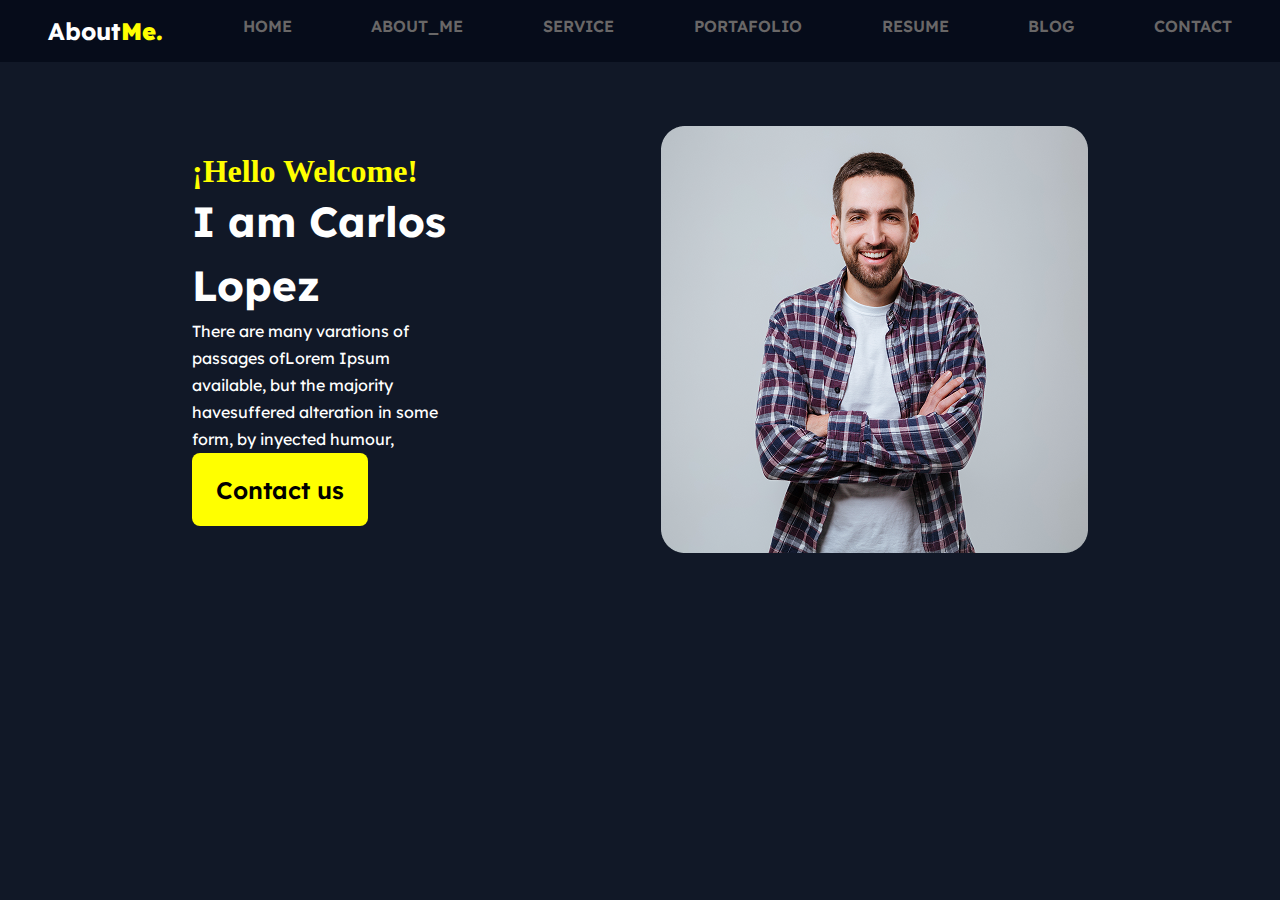
<file: Examen Tecnologia Web/index.html>
<!DOCTYPE html>
<html lang="en">
<head>
    <link rel="preconnect" href="https://fonts.googleapis.com">
<link rel="preconnect" href="https://fonts.gstatic.com" crossorigin>
<link href="https://fonts.googleapis.com/css2?family=Lexend+Deca:wght@100..900&display=swap" rel="stylesheet">
    <meta charset="UTF-8">
    <meta name="viewport" content="width=device-width, initial-scale=1.0">
    <title>Examen</title>
    <link rel="stylesheet" href="Style.css">
</head>
<body>
    <header class="header">
        <nav class="Entradas">
            <p class="header_left">About<strong class="header_left_me">Me.</strong></p>
            <a class="header_right" href="index.html">HOME</a>
            <a class="header_right" href="">ABOUT_ME</a>
            <a class="header_right" href="">SERVICE</a>
            <a class="header_right" href="Portafolio.html">PORTAFOLIO</a>
            <a class="header_right" href="">RESUME</a>
            <a class="header_right" href="">BLOG</a>
            <a class="header_right" href="">CONTACT</a>
        </nav>
    </header>
    <main class="presentacion">
        <section class="presentacion_contenido">
            <h1 class="yellow">¡Hello Welcome!</h1>
            <p class="Name">I am Carlos Lopez</p>
            <p class="presentacion_text">There are many varations of passages ofLorem Ipsum available, but the majority havesuffered
            alteration in some form, by inyected humour,
            </p>
            <a class="buttom" href="">Contact us</a>
        </section>
        <img src="assets/images/Rectangle 1037.png" alt="imagen" class="imagenPersona">
    </main>
</body>

</html>
</file>
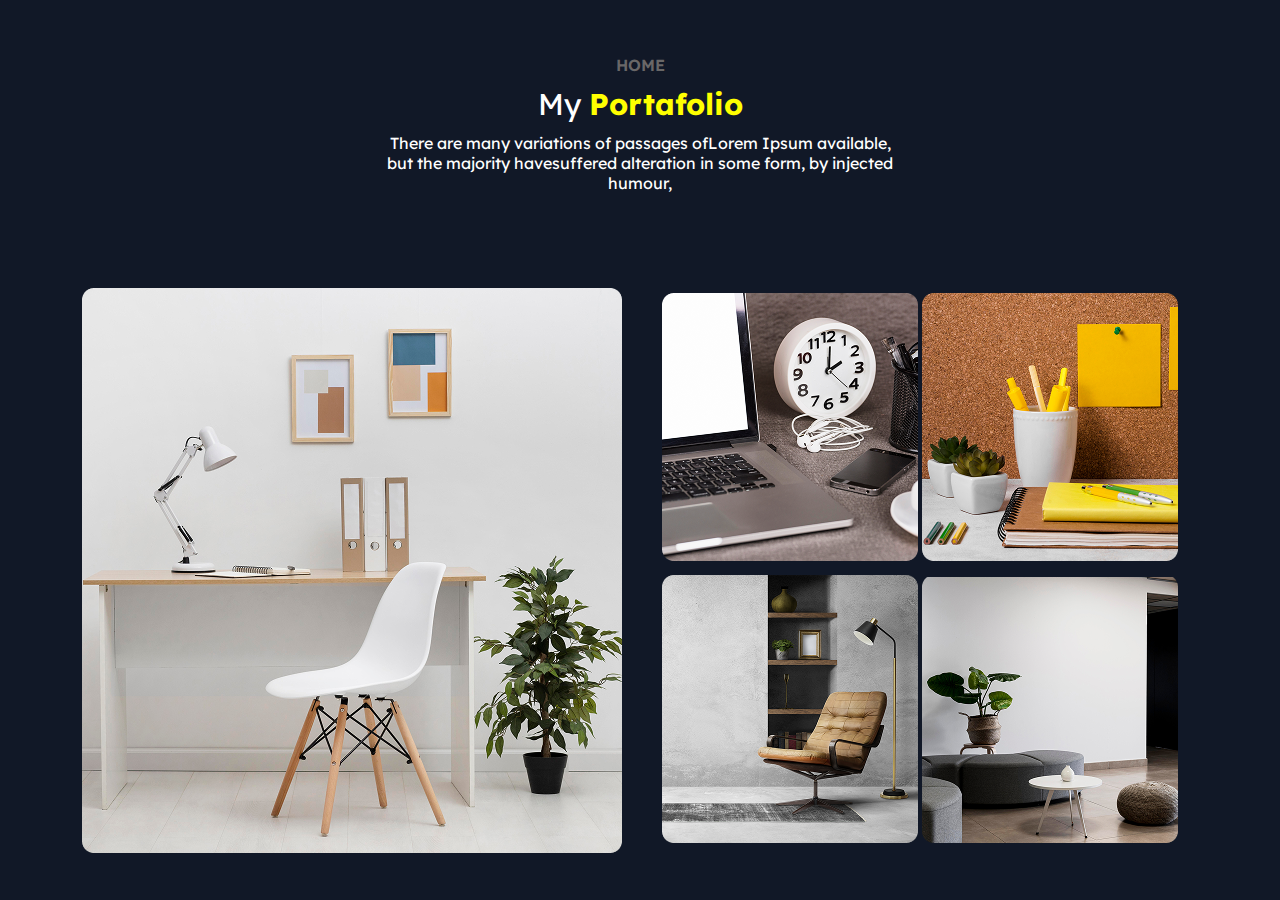
<file: Examen Tecnologia Web/Portafolio.html>
<!DOCTYPE html>
<html lang="en">
<head>
    <link rel="preconnect" href="https://fonts.googleapis.com">
    <link rel="preconnect" href="https://fonts.gstatic.com" crossorigin>
    <link href="https://fonts.googleapis.com/css2?family=Lexend+Deca:wght@100..900&display=swap" rel="stylesheet">
    <meta charset="UTF-8">
    <meta name="viewport" content="width=device-width, initial-scale=1.0">
    <title>Portafolio</title>
    <link rel="stylesheet" href="Style.css">
</head>
<body>
    <header class="header_portafolio">
        <a class="header_right" href="index.html">HOME</a>
        <p class="Texto_sup">My <strong class="header_left_me">Portafolio</strong></p>
        <p class="Texto_inf">There are many variations of passages ofLorem Ipsum
            available, but the majority havesuffered alteration in some 
            form, by injected humour,</p>
    </header>
    <main class="presentacion_imagenes">
        <section class="imagen_1">
            <img src="assets/images/Rectangle 1024.png" alt="imagen">
        </section>
        <main class="presentacion_imagenes_2">
            <section class="imagen_2">
                <img src="assets/images/Rectangle 1025.png" alt="imagen">
                <img src="assets/images/Rectangle 1026.png" alt="imagen">
            </section>
            <section class="imagen_3">
                <img src="assets/images/Rectangle 1027.png" alt="imagen">
                <img src="assets/images/Rectangle 1028.png" alt="imagen">
            </section>
        </main>
    </main>
</body>

</html>
</file>
<file: Examen Tecnologia Web/Style.css>
*{
    margin: 0;
    padding: 0;
}

.presentacion{
    gap: 199px;
    padding: 5% 15%;
    display: flex;
    align-items: center;
    justify-content: space-between;
}
.presentacion_text{
    font-family: Lexend Deca;
    font-weight: 400;
    font-size: 16px;
    line-height: 27px;
    letter-spacing: 0%;
}

.presentacion_imagenes{
    align-items:end;
    justify-content: center;
    gap:40px;
    display: flex;
}
.presentacion_imagenes_2{
    margin-right: 20px;
    display: block;
    gap: 20px;
}

body{
    background-color: #111827;
    color: white;
    box-sizing: border-box;
}

.header{
    background-color: #060c1a;
    padding: 16px 8px 16px 8px;
}
.header_portafolio{
    padding-top: 55px;
    padding-bottom: 95px;
    gap: 80px;
    font-family:"Lexend Deca", sans-serif;
    text-align: center;
    flex-direction: column;
}

.Texto_inf{
    margin: auto;
    align-items: center;
    width: 40%;
    justify-items: center;
}
.Texto_sup{
    padding-top: 10px;
    padding-bottom: 10px;
    font-size: 30px;
}

.Entradas{
    flex-direction: wrap;
    justify-content: space-around;
    display: flex;
    
}
.header_left_me{
    color: yellow;
}
.header_left{
    font-family: "Lexend Deca", sans-serif;
    font-weight: 700;
    font-size: 24px;
}

.header_right{
    font-family: "Lexend Deca", sans-serif;
    font-size: 16px;
    font-weight: 600;
    text-decoration: none;
    color: rgb(105, 103, 103);
}
.yellow{
    color: yellow
}
.buttom{
    font-family:"Lexend Deca", sans-serif; 
    display: flex;
    text-decoration: none;
    color: black;
    background-color: yellow;
    justify-content: center;
    gap: 16px;
    border: 2px solid color black;
    width: 65%;
    text-align: center;
    border-radius: 8px;
    font-size: 1.5rem;
    font-weight: 600;
    padding: 21.5px 0;
}
.Name{
    font-family: "Lexend Deca", sans-serif;
    font-weight: 700;
    font-size: 42px;
    line-height: 64px;
    letter-spacing: 0%;
}
.imagen_2{
    gap: 20px;
    margin-bottom: 10px;
    flex-direction: column;
}
.imagen_3{
    gap: 20px;
    margin-bottom: 10px;
    flex-direction: column;
}
</file>
